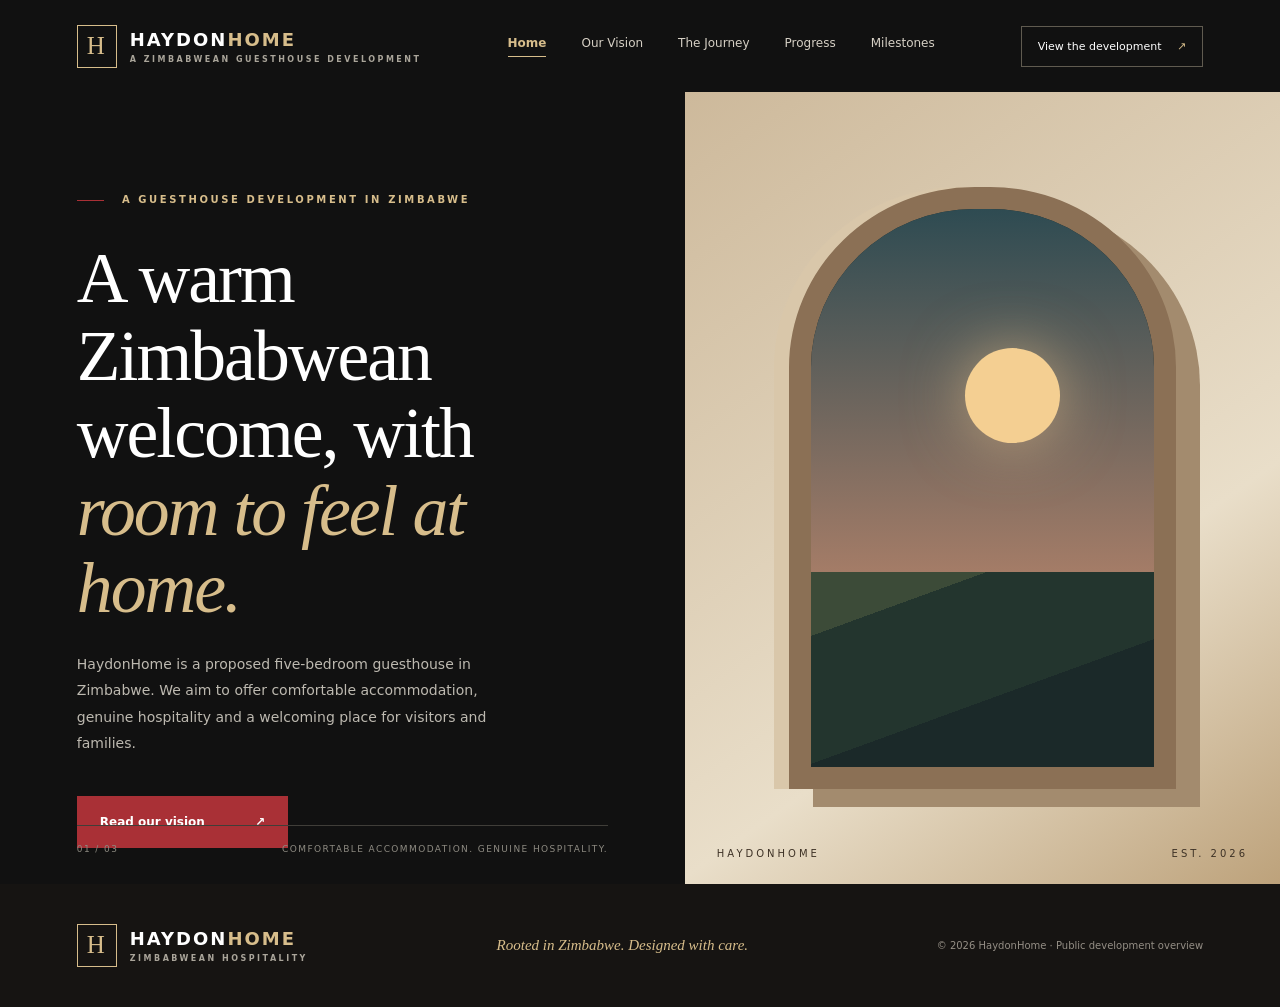
<file: index.html>
<!doctype html><html lang="en"><head><meta charset="utf-8"><meta name="viewport" content="width=device-width, initial-scale=1"><meta name="theme-color" content="#111111"><meta name="description" content="HaydonHome — a proposed five-bedroom guesthouse in Zimbabwe, shaped by local hospitality and careful planning."><title>HaydonHome | Home</title><link rel="stylesheet" href="styles.css"></head><body><div class="site"><header class="top"><a class="brand" href="index.html"><span class="monogram">H</span><span>HAYDON<span class="gold">HOME</span><small>A ZIMBABWEAN GUESTHOUSE DEVELOPMENT</small></span></a><nav aria-label="Main navigation"><a href="index.html" aria-current="page">Home</a><a href="vision.html">Our Vision</a><a href="journey.html">The Journey</a><a href="progress.html">Progress</a><a href="milestones.html">Milestones</a></nav><a class="topcta" href="journey.html">View the development <span>↗</span></a></header><main><section class="hero" id="home"><div class="hero-copy"><div class="eyebrow"><span class="line"></span> A GUESTHOUSE DEVELOPMENT IN ZIMBABWE</div><h1>A warm Zimbabwean<br>welcome, with<br><em>room to feel at home.</em></h1><p>HaydonHome is a proposed five-bedroom guesthouse in Zimbabwe. We aim to offer comfortable accommodation, genuine hospitality and a welcoming place for visitors and families.</p><a class="button" href="vision.html">Read our vision <span>↗</span></a><div class="hero-meta"><span>01 / 03</span><span>COMFORTABLE ACCOMMODATION. GENUINE HOSPITALITY.</span></div></div><div class="hero-art" aria-label="Abstract architectural illustration"><div class="arch"><div class="arch-inner"><div class="sun"></div><div class="landscape"></div></div></div><div class="art-caption">HAYDONHOME <span>EST. 2026</span></div></div></section></main><footer><div class="brand footer-brand"><span class="monogram">H</span><span>HAYDON<span class="gold">HOME</span><small>ZIMBABWEAN HOSPITALITY</small></span></div><p>Rooted in Zimbabwe. Designed with care.</p><small>© <span id="year">2026</span> HaydonHome · Public development overview</small></footer></div><script src="script.js"></script></body></html>
</file>
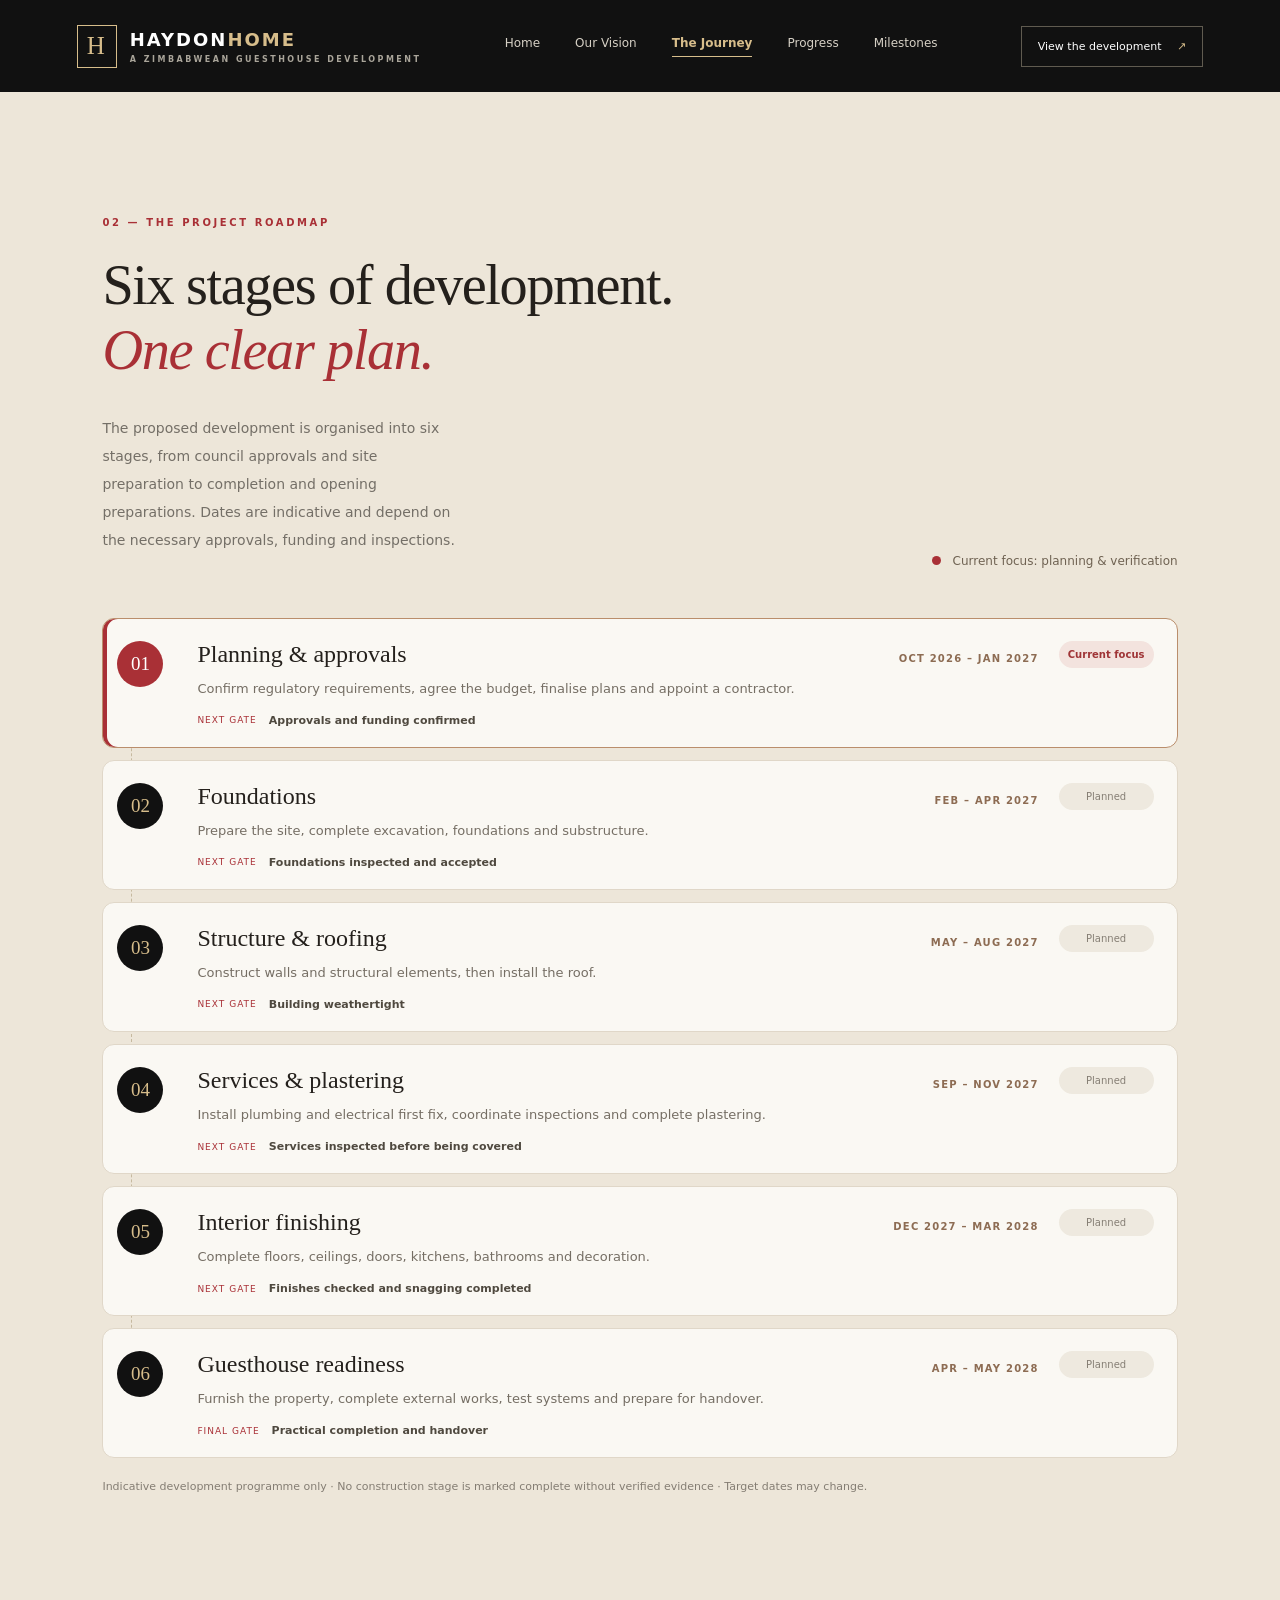
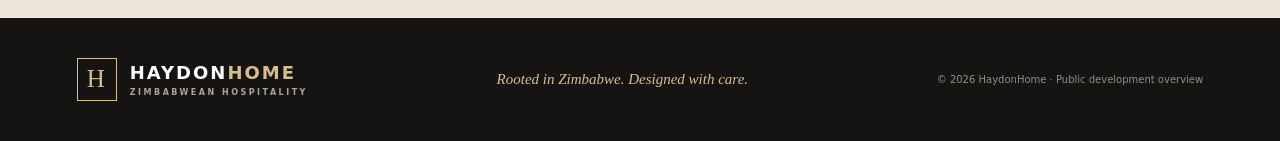
<file: journey.html>
<!doctype html><html lang="en"><head><meta charset="utf-8"><meta name="viewport" content="width=device-width, initial-scale=1"><meta name="theme-color" content="#111111"><meta name="description" content="HaydonHome — a proposed five-bedroom guesthouse in Zimbabwe, shaped by local hospitality and careful planning."><title>The Journey | HaydonHome</title><link rel="stylesheet" href="styles.css"></head><body><div class="site"><header class="top"><a class="brand" href="index.html"><span class="monogram">H</span><span>HAYDON<span class="gold">HOME</span><small>A ZIMBABWEAN GUESTHOUSE DEVELOPMENT</small></span></a><nav aria-label="Main navigation"><a href="index.html">Home</a><a href="vision.html">Our Vision</a><a href="journey.html" aria-current="page">The Journey</a><a href="progress.html">Progress</a><a href="milestones.html">Milestones</a></nav><a class="topcta" href="journey.html">View the development <span>↗</span></a></header><main><section class="journey" id="journey"><div class="section-kicker">02 — THE PROJECT ROADMAP</div><div class="journey-heading"><div><h2>Six stages of development.<br><em>One clear plan.</em></h2><p>The proposed development is organised into six stages, from council approvals and site preparation to completion and opening preparations. Dates are indicative and depend on the necessary approvals, funding and inspections.</p></div><div class="roadmap-legend"><span class="legend-dot"></span> Current focus: planning &amp; verification</div></div><div class="roadmap" aria-label="Six proposed construction phases"><article class="roadmap-step current"><div class="roadmap-index">01</div><div class="roadmap-content"><div class="roadmap-top"><h3>Planning &amp; approvals</h3><span class="roadmap-date">OCT 2026 – JAN 2027</span></div><p>Confirm regulatory requirements, agree the budget, finalise plans and appoint a contractor.</p><div class="roadmap-gate">NEXT GATE <strong>Approvals and funding confirmed</strong></div></div><span class="roadmap-status focus">Current focus</span></article><article class="roadmap-step"><div class="roadmap-index">02</div><div class="roadmap-content"><div class="roadmap-top"><h3>Foundations</h3><span class="roadmap-date">FEB – APR 2027</span></div><p>Prepare the site, complete excavation, foundations and substructure.</p><div class="roadmap-gate">NEXT GATE <strong>Foundations inspected and accepted</strong></div></div><span class="roadmap-status">Planned</span></article><article class="roadmap-step"><div class="roadmap-index">03</div><div class="roadmap-content"><div class="roadmap-top"><h3>Structure &amp; roofing</h3><span class="roadmap-date">MAY – AUG 2027</span></div><p>Construct walls and structural elements, then install the roof.</p><div class="roadmap-gate">NEXT GATE <strong>Building weathertight</strong></div></div><span class="roadmap-status">Planned</span></article><article class="roadmap-step"><div class="roadmap-index">04</div><div class="roadmap-content"><div class="roadmap-top"><h3>Services &amp; plastering</h3><span class="roadmap-date">SEP – NOV 2027</span></div><p>Install plumbing and electrical first fix, coordinate inspections and complete plastering.</p><div class="roadmap-gate">NEXT GATE <strong>Services inspected before being covered</strong></div></div><span class="roadmap-status">Planned</span></article><article class="roadmap-step"><div class="roadmap-index">05</div><div class="roadmap-content"><div class="roadmap-top"><h3>Interior finishing</h3><span class="roadmap-date">DEC 2027 – MAR 2028</span></div><p>Complete floors, ceilings, doors, kitchens, bathrooms and decoration.</p><div class="roadmap-gate">NEXT GATE <strong>Finishes checked and snagging completed</strong></div></div><span class="roadmap-status">Planned</span></article><article class="roadmap-step"><div class="roadmap-index">06</div><div class="roadmap-content"><div class="roadmap-top"><h3>Guesthouse readiness</h3><span class="roadmap-date">APR – MAY 2028</span></div><p>Furnish the property, complete external works, test systems and prepare for handover.</p><div class="roadmap-gate">FINAL GATE <strong>Practical completion and handover</strong></div></div><span class="roadmap-status">Planned</span></article></div><p class="roadmap-note">Indicative development programme only · No construction stage is marked complete without verified evidence · Target dates may change.</p></section></main><footer><div class="brand footer-brand"><span class="monogram">H</span><span>HAYDON<span class="gold">HOME</span><small>ZIMBABWEAN HOSPITALITY</small></span></div><p>Rooted in Zimbabwe. Designed with care.</p><small>© <span id="year">2026</span> HaydonHome · Public development overview</small></footer></div><script src="script.js"></script></body></html>
</file>
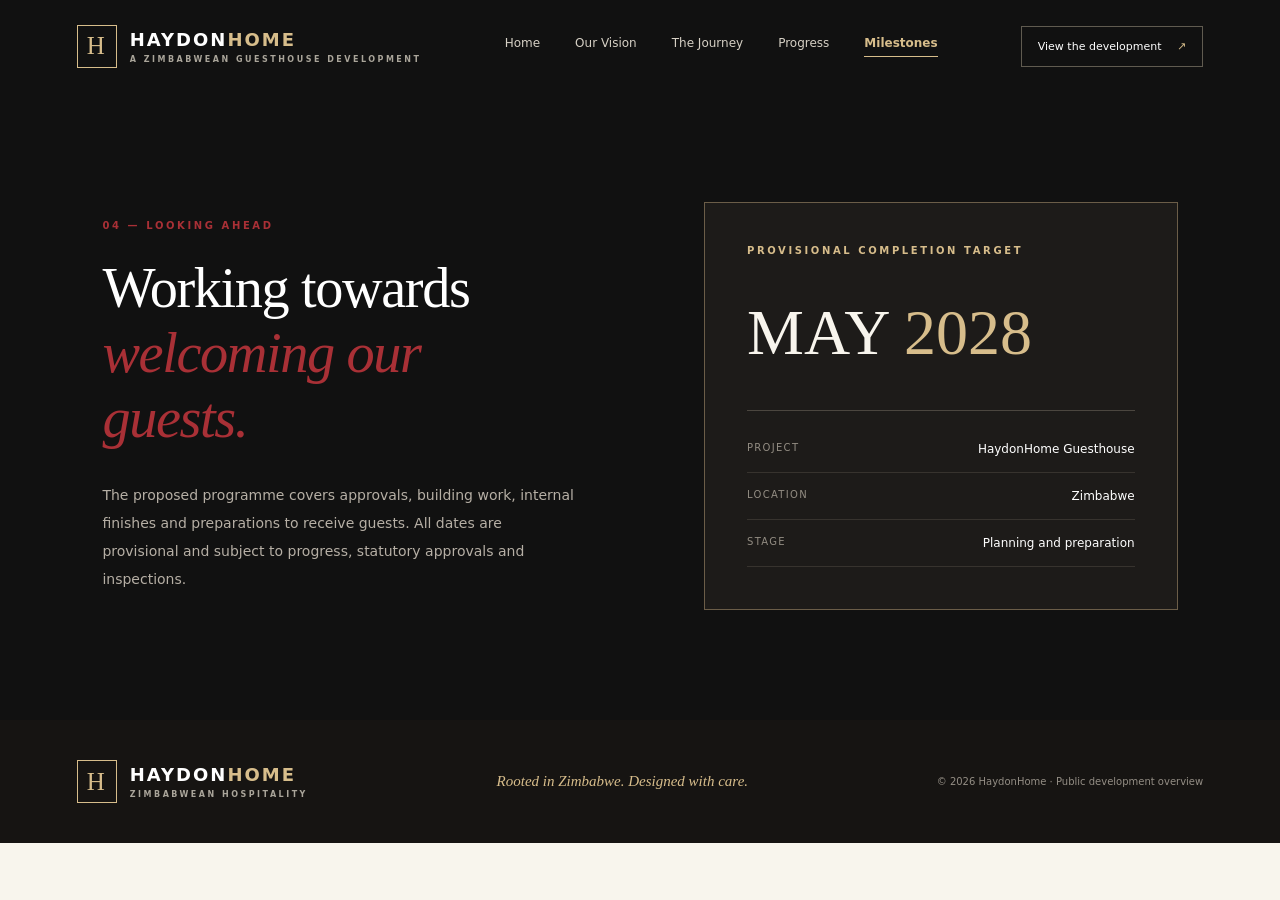
<file: milestones.html>
<!doctype html><html lang="en"><head><meta charset="utf-8"><meta name="viewport" content="width=device-width, initial-scale=1"><meta name="theme-color" content="#111111"><meta name="description" content="HaydonHome — a proposed five-bedroom guesthouse in Zimbabwe, shaped by local hospitality and careful planning."><title>Milestones | HaydonHome</title><link rel="stylesheet" href="styles.css"></head><body><div class="site"><header class="top"><a class="brand" href="index.html"><span class="monogram">H</span><span>HAYDON<span class="gold">HOME</span><small>A ZIMBABWEAN GUESTHOUSE DEVELOPMENT</small></span></a><nav aria-label="Main navigation"><a href="index.html">Home</a><a href="vision.html">Our Vision</a><a href="journey.html">The Journey</a><a href="progress.html">Progress</a><a href="milestones.html" aria-current="page">Milestones</a></nav><a class="topcta" href="journey.html">View the development <span>↗</span></a></header><main><section class="milestones" id="milestones"><div><div class="section-kicker">04 — LOOKING AHEAD</div><h2>Working towards<br><em>welcoming our guests.</em></h2><p>The proposed programme covers approvals, building work, internal finishes and preparations to receive guests. All dates are provisional and subject to progress, statutory approvals and inspections.</p></div><div class="milestone-card"><div class="eyebrow">PROVISIONAL COMPLETION TARGET</div><div class="date">MAY <span>2028</span></div><div class="divider"></div><div class="milestone-row"><span>PROJECT</span><strong>HaydonHome Guesthouse</strong></div><div class="milestone-row"><span>LOCATION</span><strong>Zimbabwe</strong></div><div class="milestone-row"><span>STAGE</span><strong>Planning and preparation</strong></div></div></section></main><footer><div class="brand footer-brand"><span class="monogram">H</span><span>HAYDON<span class="gold">HOME</span><small>ZIMBABWEAN HOSPITALITY</small></span></div><p>Rooted in Zimbabwe. Designed with care.</p><small>© <span id="year">2026</span> HaydonHome · Public development overview</small></footer></div><script src="script.js"></script></body></html>
</file>
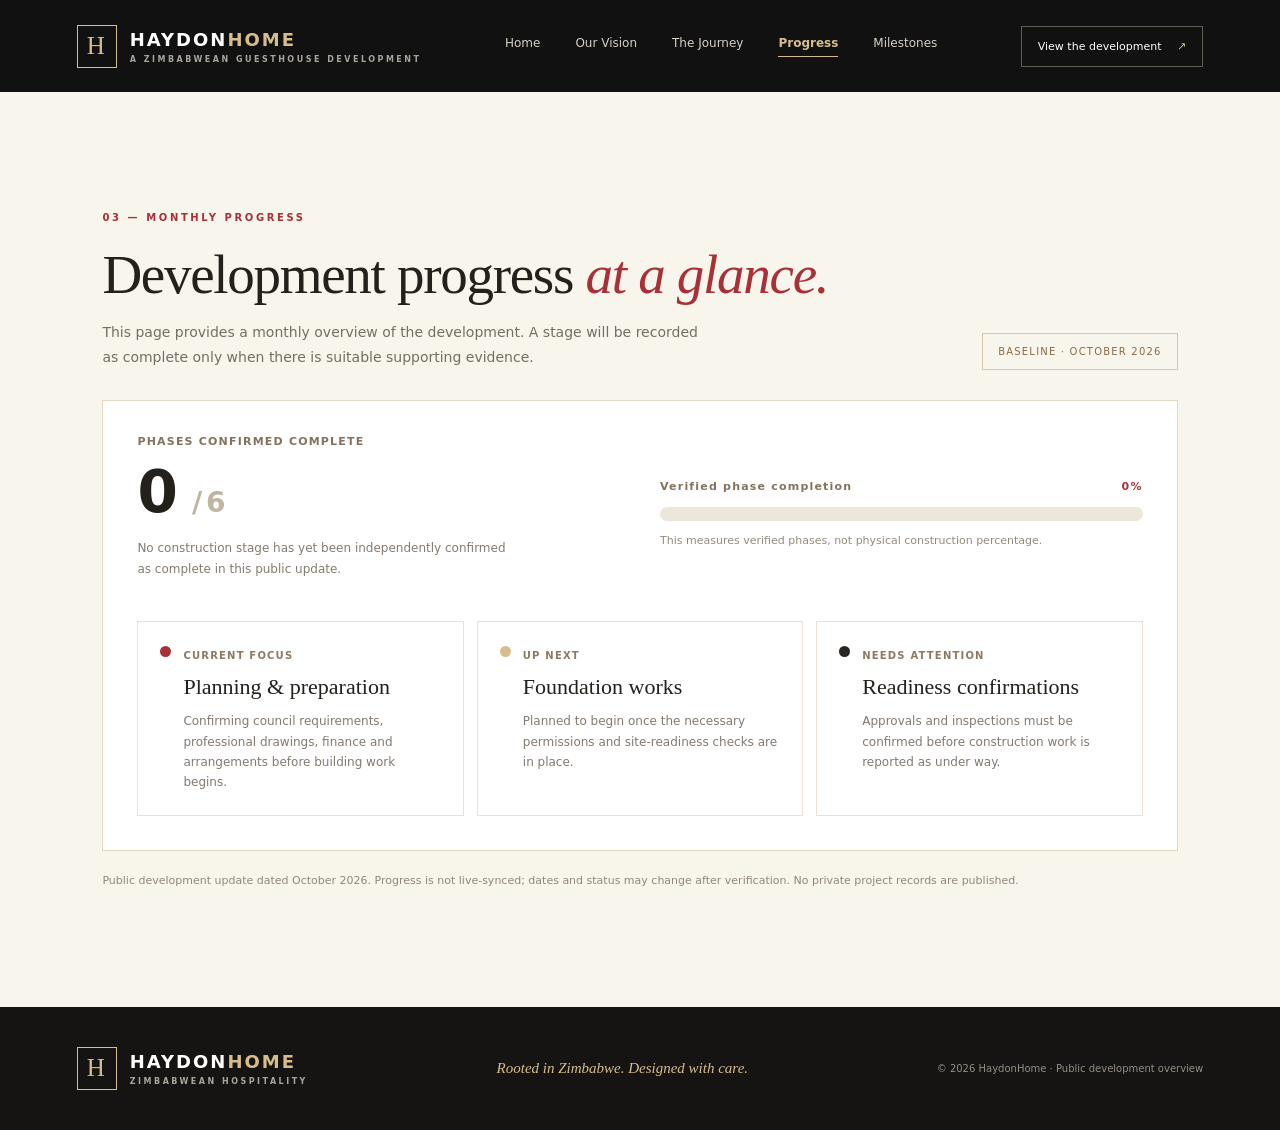
<file: progress.html>
<!doctype html><html lang="en"><head><meta charset="utf-8"><meta name="viewport" content="width=device-width, initial-scale=1"><meta name="theme-color" content="#111111"><meta name="description" content="HaydonHome — a proposed five-bedroom guesthouse in Zimbabwe, shaped by local hospitality and careful planning."><title>Progress | HaydonHome</title><link rel="stylesheet" href="styles.css"></head><body><div class="site"><header class="top"><a class="brand" href="index.html"><span class="monogram">H</span><span>HAYDON<span class="gold">HOME</span><small>A ZIMBABWEAN GUESTHOUSE DEVELOPMENT</small></span></a><nav aria-label="Main navigation"><a href="index.html">Home</a><a href="vision.html">Our Vision</a><a href="journey.html">The Journey</a><a href="progress.html" aria-current="page">Progress</a><a href="milestones.html">Milestones</a></nav><a class="topcta" href="journey.html">View the development <span>↗</span></a></header><main><section class="progress-section" id="progress"><div class="section-kicker">03 — MONTHLY PROGRESS</div><div class="progress-heading"><div><h2>Development progress <em>at a glance.</em></h2><p>This page provides a monthly overview of the development. A stage will be recorded as complete only when there is suitable supporting evidence.</p></div><span class="progress-updated">BASELINE · OCTOBER 2026</span></div><div class="progress-panel"><div class="progress-overview"><div><div class="progress-label">PHASES CONFIRMED COMPLETE</div><div class="progress-count">0 <span>/ 6</span></div><p>No construction stage has yet been independently confirmed as complete in this public update.</p></div><div class="progress-meter-wrap"><div class="progress-meter-label"><span>Verified phase completion</span><strong>0%</strong></div><div class="progress-meter" role="progressbar" aria-valuemin="0" aria-valuemax="6" aria-valuenow="0" aria-label="Verified completed phases"><span style="width:0%"></span></div><small>This measures verified phases, not physical construction percentage.</small></div></div><div class="progress-cards"><article><span class="progress-indicator current-indicator"></span><div><small>CURRENT FOCUS</small><h3>Planning &amp; preparation</h3><p>Confirming council requirements, professional drawings, finance and arrangements before building work begins.</p></div></article><article><span class="progress-indicator upcoming-indicator"></span><div><small>UP NEXT</small><h3>Foundation works</h3><p>Planned to begin once the necessary permissions and site-readiness checks are in place.</p></div></article><article><span class="progress-indicator watch-indicator"></span><div><small>NEEDS ATTENTION</small><h3>Readiness confirmations</h3><p>Approvals and inspections must be confirmed before construction work is reported as under way.</p></div></article></div></div><p class="progress-disclaimer">Public development update dated October 2026. Progress is not live-synced; dates and status may change after verification. No private project records are published.</p></section></main><footer><div class="brand footer-brand"><span class="monogram">H</span><span>HAYDON<span class="gold">HOME</span><small>ZIMBABWEAN HOSPITALITY</small></span></div><p>Rooted in Zimbabwe. Designed with care.</p><small>© <span id="year">2026</span> HaydonHome · Public development overview</small></footer></div><script src="script.js"></script></body></html>
</file>
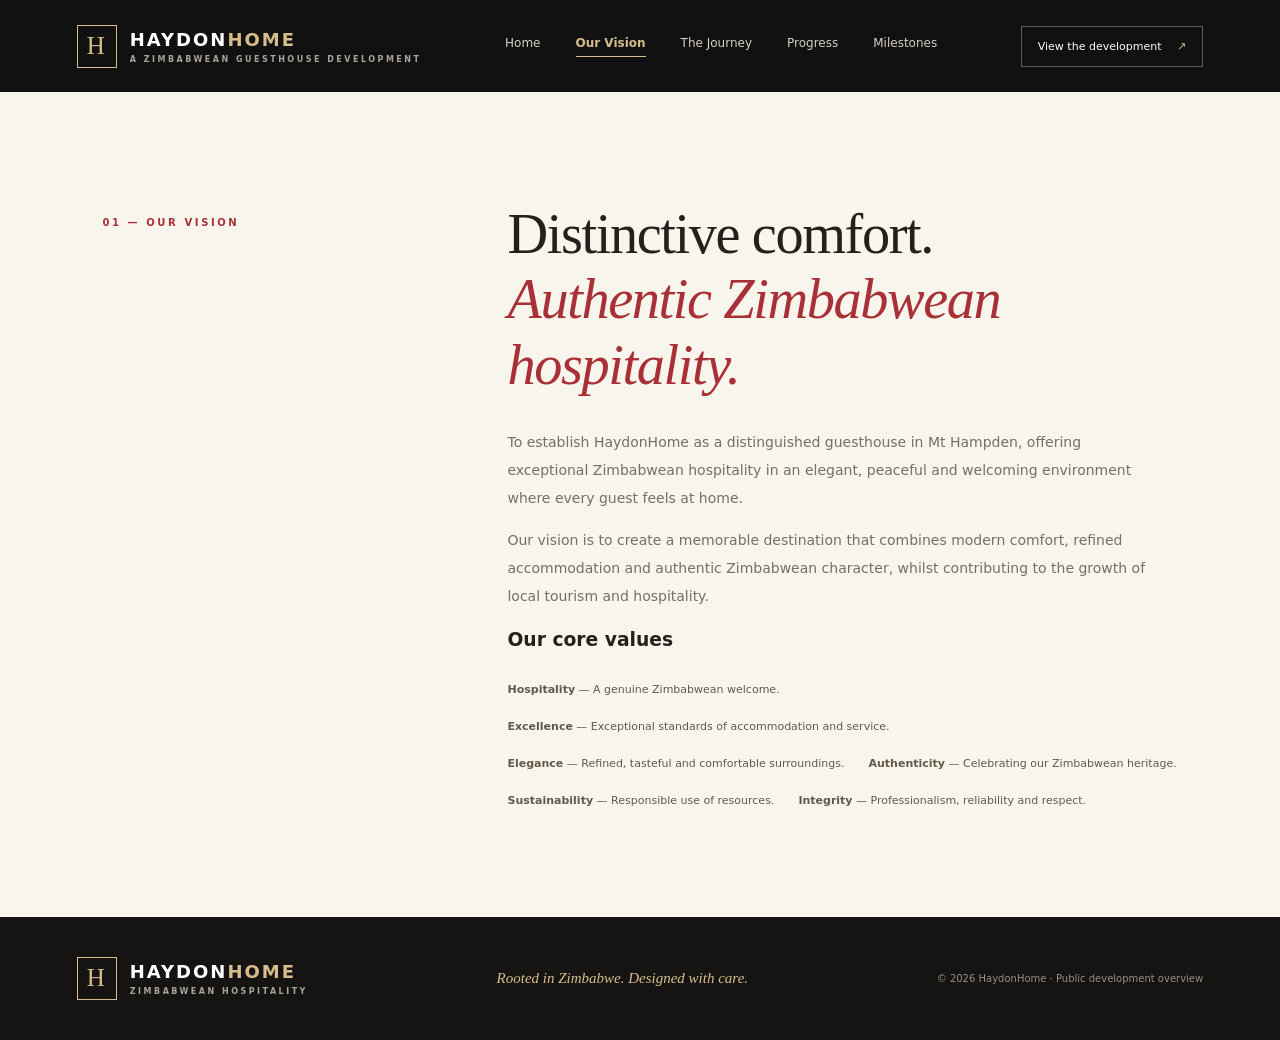
<file: vision.html>
<!doctype html><html lang="en-GB"><head><meta charset="utf-8"><meta name="viewport" content="width=device-width, initial-scale=1"><meta name="theme-color" content="#111111"><meta name="description" content="HaydonHome — a proposed five-bedroom guesthouse in Zimbabwe, shaped by local hospitality and careful planning."><title>Our Vision | HaydonHome</title><link rel="stylesheet" href="styles.css"></head><body><div class="site"><header class="top"><a class="brand" href="index.html"><span class="monogram">H</span><span>HAYDON<span class="gold">HOME</span><small>A ZIMBABWEAN GUESTHOUSE DEVELOPMENT</small></span></a><nav aria-label="Main navigation"><a href="index.html">Home</a><a href="vision.html" aria-current="page">Our Vision</a><a href="journey.html">The Journey</a><a href="progress.html">Progress</a><a href="milestones.html">Milestones</a></nav><a class="topcta" href="journey.html">View the development <span>↗</span></a></header><main><section class="intro" id="vision"><div class="section-kicker">01 — OUR VISION</div><div><h2>Distinctive comfort.<br><em>Authentic Zimbabwean hospitality.</em></h2><p>To establish HaydonHome as a distinguished guesthouse in Mt Hampden, offering exceptional Zimbabwean hospitality in an elegant, peaceful and welcoming environment where every guest feels at home.</p><p>Our vision is to create a memorable destination that combines modern comfort, refined accommodation and authentic Zimbabwean character, whilst contributing to the growth of local tourism and hospitality.</p><h3>Our core values</h3><div class="features"><span><strong>Hospitality</strong> — A genuine Zimbabwean welcome.</span><span><strong>Excellence</strong> — Exceptional standards of accommodation and service.</span><span><strong>Elegance</strong> — Refined, tasteful and comfortable surroundings.</span><span><strong>Authenticity</strong> — Celebrating our Zimbabwean heritage.</span><span><strong>Sustainability</strong> — Responsible use of resources.</span><span><strong>Integrity</strong> — Professionalism, reliability and respect.</span></div></div></section></main><footer><div class="brand footer-brand"><span class="monogram">H</span><span>HAYDON<span class="gold">HOME</span><small>ZIMBABWEAN HOSPITALITY</small></span></div><p>Rooted in Zimbabwe. Designed with care.</p><small>© <span id="year">2026</span> HaydonHome · Public development overview</small></footer></div><script src="script.js"></script></body></html>
</file>
<file: styles.css>
:root{--black:#111111;--ink:#24201c;--gold:#d7bd8b;--ivory:#f8f5ed;--red:#a93036;--muted:#81786c;font-family:Inter,ui-sans-serif,system-ui,-apple-system,Segoe UI,sans-serif;color:var(--ink);background:var(--ivory)}*{box-sizing:border-box}html{scroll-behavior:smooth}body{margin:0}a{text-decoration:none;color:inherit}.site{overflow:hidden}.top{height:92px;background:var(--black);color:white;display:flex;align-items:center;justify-content:space-between;padding:0 clamp(22px,6vw,105px);gap:25px}.brand{display:flex;align-items:center;gap:13px;font-size:18px;font-weight:800;letter-spacing:2px;white-space:nowrap}.brand small{display:block;font-size:8px;letter-spacing:2.5px;color:#aaa59a;margin-top:5px}.gold{color:var(--gold)}.monogram{width:40px;height:43px;border:1px solid var(--gold);color:var(--gold);display:grid;place-items:center;font-family:Georgia,serif;font-size:25px;font-weight:400}.top nav{display:flex;gap:35px}.top nav a{font-size:12px;color:#d6d0c5}.top nav a:hover{color:var(--gold)}.topcta{border:1px solid #605b50;padding:13px 16px;font-size:11px;white-space:nowrap}.topcta span{color:var(--gold);margin-left:12px}.hero{min-height:640px;display:grid;grid-template-columns:1.07fr .93fr;background:var(--black)}.hero-copy{color:white;padding:clamp(70px,8vw,120px) 6vw 36px;position:relative}.eyebrow,.section-kicker{font-size:10px;letter-spacing:2.6px;font-weight:800}.eyebrow{color:var(--gold)}.line{display:inline-block;width:27px;border-top:1px solid var(--red);vertical-align:middle;margin-right:12px}.hero h1{font-family:Georgia,Times,serif;font-size:clamp(51px,5.6vw,90px);font-weight:400;letter-spacing:-2px;line-height:1.08;margin:35px 0 23px}.hero h1 em,.intro h2 em,.journey h2 em,.milestones h2 em{font-weight:400;color:var(--gold)}.hero p{font-size:14px;line-height:1.9;color:#bdb9b0;max-width:455px}.button{display:inline-flex;align-items:center;justify-content:space-between;gap:50px;background:var(--red);color:white;font-size:12px;font-weight:700;padding:19px 23px;margin-top:25px}.button:hover{background:#c43e44}.hero-meta{position:absolute;bottom:30px;left:6vw;right:6vw;border-top:1px solid #403e39;display:flex;justify-content:space-between;padding-top:18px;color:#8e8b82;font-size:9px;letter-spacing:1.4px}.hero-art{position:relative;background:linear-gradient(145deg,#cdb99b,#e9dec9 65%,#bda27b);min-height:560px;display:flex;align-items:center;justify-content:center}.arch{width:65%;height:76%;border:22px solid #8b7055;border-radius:48% 48% 0 0 / 30% 30% 0 0;box-shadow:24px 18px 0 #a38b6e,-15px 0 0 #d9c7aa;background:#1b2929;overflow:hidden;position:relative}.arch-inner{width:100%;height:100%;position:relative;background:linear-gradient(#2e4b52 0%,#a47c67 65%,#4b4d40 66%)}.sun{position:absolute;top:25%;left:45%;width:95px;height:95px;background:#f4cf92;border-radius:50%;box-shadow:0 0 60px #f4cf9288}.landscape{position:absolute;bottom:0;width:100%;height:35%;background:linear-gradient(160deg,#3c4b38 20%,#23352e 20%,#23352e 60%,#1b2929 60%)}.art-caption{position:absolute;bottom:25px;left:32px;right:32px;display:flex;justify-content:space-between;font-size:10px;letter-spacing:3px;color:#3e3226}.intro,.journey,.milestones{padding:110px clamp(24px,8vw,140px)}.intro{display:grid;grid-template-columns:1fr 2fr;gap:70px}.section-kicker{color:var(--red);padding-top:15px}.intro h2,.journey h2,.milestones h2{font-family:Georgia,Times,serif;font-size:clamp(39px,4.4vw,65px);font-weight:400;letter-spacing:-1.4px;line-height:1.16;margin:0 0 30px}.intro h2 em,.journey h2 em,.milestones h2 em{color:var(--red)}.intro p,.journey-heading p,.milestones p{font-size:14px;color:#746f67;line-height:2;max-width:650px}.features{display:flex;gap:24px;flex-wrap:wrap;margin-top:33px;font-size:11px;color:#63584a}.journey{background:#ede6d9}.journey-heading{display:flex;align-items:end;justify-content:space-between;gap:35px;margin:25px 0 50px}.journey-heading p{max-width:360px}.phase-grid{display:grid;grid-template-columns:repeat(3,1fr);gap:18px}.phase-grid article{background:#f9f6ee;padding:34px;min-height:300px;border-bottom:4px solid var(--gold);display:flex;flex-direction:column}.phase-grid article:nth-child(2){border-color:var(--red)}.phase-num{color:#ac9e87;font-size:11px;letter-spacing:2px}.phase-icon{font-size:38px;color:var(--red);margin:26px 0 16px}.phase-grid h3{font-family:Georgia,serif;font-weight:400;font-size:25px;margin:0}.phase-grid p{font-size:13px;line-height:1.8;color:#81786c}.phase-grid small{font-size:10px;letter-spacing:1.5px;margin-top:auto;color:#9b8e79}.milestones{display:grid;grid-template-columns:1fr 1fr;gap:10vw;align-items:center;background:var(--black);color:white}.milestones h2{margin-top:25px}.milestones p{color:#b6afa5}.milestone-card{border:1px solid #6b5d48;padding:42px;background:#1d1b19}.date{font-family:Georgia,serif;font-size:clamp(52px,5vw,80px);margin:40px 0;color:var(--ivory);white-space:nowrap}.date span{color:var(--gold)}.divider{height:1px;background:#4b463f;margin-bottom:15px}.milestone-row{display:flex;justify-content:space-between;gap:12px;padding:16px 0;border-bottom:1px solid #37332e}.milestone-row span{font-size:10px;letter-spacing:1.3px;color:#938d83}.milestone-row strong{font-size:12px;font-weight:500}footer{background:#161412;color:white;display:flex;align-items:center;justify-content:space-between;gap:20px;padding:38px clamp(24px,6vw,105px)}footer p{font-family:Georgia,serif;font-style:italic;color:var(--gold);font-size:15px}footer>small{color:#948e85;font-size:10px}@media(max-width:1050px){.top nav{display:none}.hero{grid-template-columns:1fr 1fr}.intro{grid-template-columns:1fr;gap:25px}.journey-heading{display:block}}@media(max-width:720px){.top{height:75px;padding:0 20px}.topcta{display:none}.hero{display:flex;flex-direction:column}.hero-copy{min-height:600px;padding:75px 24px 100px}.hero-meta{left:24px;right:24px}.hero-art{min-height:390px}.arch{height:310px;width:55%;border-width:15px}.intro,.journey,.milestones{padding:75px 24px}.phase-grid{grid-template-columns:1fr}.milestones{grid-template-columns:1fr;gap:35px}.milestone-card{padding:25px}footer{display:block}footer p{margin:25px 0}}
/* Six-phase roadmap */
.roadmap-legend{font-size:12px;color:#6f6252;white-space:nowrap}.legend-dot{display:inline-block;width:9px;height:9px;background:var(--red);border-radius:50%;margin-right:8px}.roadmap{position:relative;display:grid;gap:12px;margin-top:25px}.roadmap:before{content:"";position:absolute;left:29px;top:30px;bottom:35px;border-left:1px dashed #c6b99f}.roadmap-step{position:relative;display:grid;grid-template-columns:60px minmax(0,1fr) 95px;gap:20px;align-items:start;background:#faf8f3;border:1px solid #e0d7c8;border-radius:12px;padding:22px 23px 20px 14px}.roadmap-step.current{border-color:#ba8e6c;box-shadow:inset 4px 0 var(--red)}.roadmap-index{width:46px;height:46px;border-radius:50%;background:var(--black);color:var(--gold);display:grid;place-items:center;font-family:Georgia,serif;font-size:19px;z-index:1}.current .roadmap-index{background:var(--red);color:white}.roadmap-top{display:flex;justify-content:space-between;gap:20px;align-items:baseline}.roadmap-top h3{font-family:Georgia,serif;font-weight:400;font-size:24px;margin:0}.roadmap-date{font-size:10px;letter-spacing:1.2px;font-weight:800;color:#8d6c53;white-space:nowrap}.roadmap-content p{font-size:13px;line-height:1.7;color:#756e64;margin:10px 0 14px}.roadmap-gate{font-size:9px;letter-spacing:1px;color:var(--red);display:flex;gap:12px;align-items:center}.roadmap-gate strong{font-size:11px;letter-spacing:0;color:#4f493f;font-weight:600}.roadmap-status{font-size:10px;color:#857e74;background:#eee9df;border-radius:30px;padding:8px 9px;text-align:center}.roadmap-status.focus{background:#f3e3de;color:#9f3436;font-weight:700}.roadmap-note{font-size:11px;color:#847d73;margin-top:20px;line-height:1.7}@media(max-width:900px){.roadmap-legend{white-space:normal}.roadmap-top{display:block}.roadmap-date{display:block;margin-top:7px}}@media(max-width:620px){.roadmap-step{grid-template-columns:43px minmax(0,1fr);gap:12px;padding:17px 13px}.roadmap-index{width:38px;height:38px;font-size:16px}.roadmap:before{left:32px}.roadmap-status{grid-column:2;justify-self:start}.roadmap-top h3{font-size:21px}.roadmap-gate{display:block}.roadmap-gate strong{display:block;margin-top:5px}}

/* Public monthly progress snapshot */
.progress-section{padding:105px clamp(24px,8vw,140px);background:#f8f5ed}.progress-heading{display:flex;align-items:end;justify-content:space-between;gap:28px;margin:20px 0 30px}.progress-heading h2{font-family:Georgia,serif;font-size:clamp(38px,4.3vw,62px);font-weight:400;letter-spacing:-1.3px;margin:0 0 14px}.progress-heading h2 em{color:var(--red);font-weight:400}.progress-heading p{max-width:610px;font-size:14px;line-height:1.8;color:#756d63;margin:0}.progress-updated{border:1px solid #d8c8aa;padding:12px 15px;white-space:nowrap;font-size:10px;letter-spacing:1.2px;color:#8b6a43}.progress-panel{border:1px solid #e3d7c5;background:white;padding:34px}.progress-overview{display:grid;grid-template-columns:1fr 1fr;gap:40px;align-items:center}.progress-label,.progress-meter-label{font-size:11px;letter-spacing:1.2px;font-weight:750;color:#84725e}.progress-count{font-size:58px;font-weight:700;letter-spacing:-3px;margin:10px 0}.progress-count span{color:#c0b4a2;font-size:28px}.progress-overview p{font-size:12px;color:#857b6d;line-height:1.7;max-width:380px}.progress-meter-label{display:flex;justify-content:space-between;margin-bottom:14px}.progress-meter-label strong{color:var(--red)}.progress-meter{height:14px;background:#ede7db;border-radius:20px;overflow:hidden}.progress-meter>span{display:block;background:var(--red);height:100%;border-radius:20px}.progress-meter-wrap small{display:block;color:#968a7b;font-size:11px;margin-top:13px}.progress-cards{display:grid;grid-template-columns:repeat(3,1fr);gap:13px;margin-top:30px}.progress-cards article{border:1px solid #e9e1d5;padding:22px;display:flex;gap:12px}.progress-cards small{font-size:10px;letter-spacing:1.2px;color:#8e7a63;font-weight:800}.progress-cards h3{font-family:Georgia,serif;font-weight:400;font-size:22px;margin:11px 0}.progress-cards p{font-size:12px;color:#84796e;line-height:1.7;margin:0}.progress-indicator{display:block;width:11px;height:11px;flex:none;border-radius:50%;margin-top:2px}.current-indicator{background:var(--red)}.upcoming-indicator{background:var(--gold)}.watch-indicator{background:#292522}.progress-disclaimer{font-size:11px;line-height:1.8;color:#918679;margin-top:20px}@media(max-width:900px){.progress-heading{display:block}.progress-updated{display:inline-block;margin-top:18px}.progress-cards{grid-template-columns:1fr}}@media(max-width:620px){.progress-section{padding:75px 24px}.progress-overview{grid-template-columns:1fr;gap:25px}.progress-panel{padding:22px}.progress-count{font-size:46px}}

/* Multi-page navigation: keep tabs accessible on tablets and phones. */
.top nav a[aria-current="page"]{color:var(--gold);font-weight:700;border-bottom:1px solid var(--gold);padding-bottom:6px}
@media(max-width:1050px){.top{height:auto;min-height:92px;flex-wrap:wrap;padding-top:18px;padding-bottom:12px;gap:12px}.top nav{display:flex;order:3;width:100%;overflow-x:auto;gap:22px;padding:8px 0 4px;scrollbar-width:thin}.top nav a{white-space:nowrap;flex:none}.topcta{margin-left:auto}}
@media(max-width:720px){.top{min-height:80px;height:auto;padding:14px 20px 10px}.top nav{order:3;gap:20px;padding:12px 0 8px}.top nav a{font-size:12px}.topcta{display:none}}
</file>
